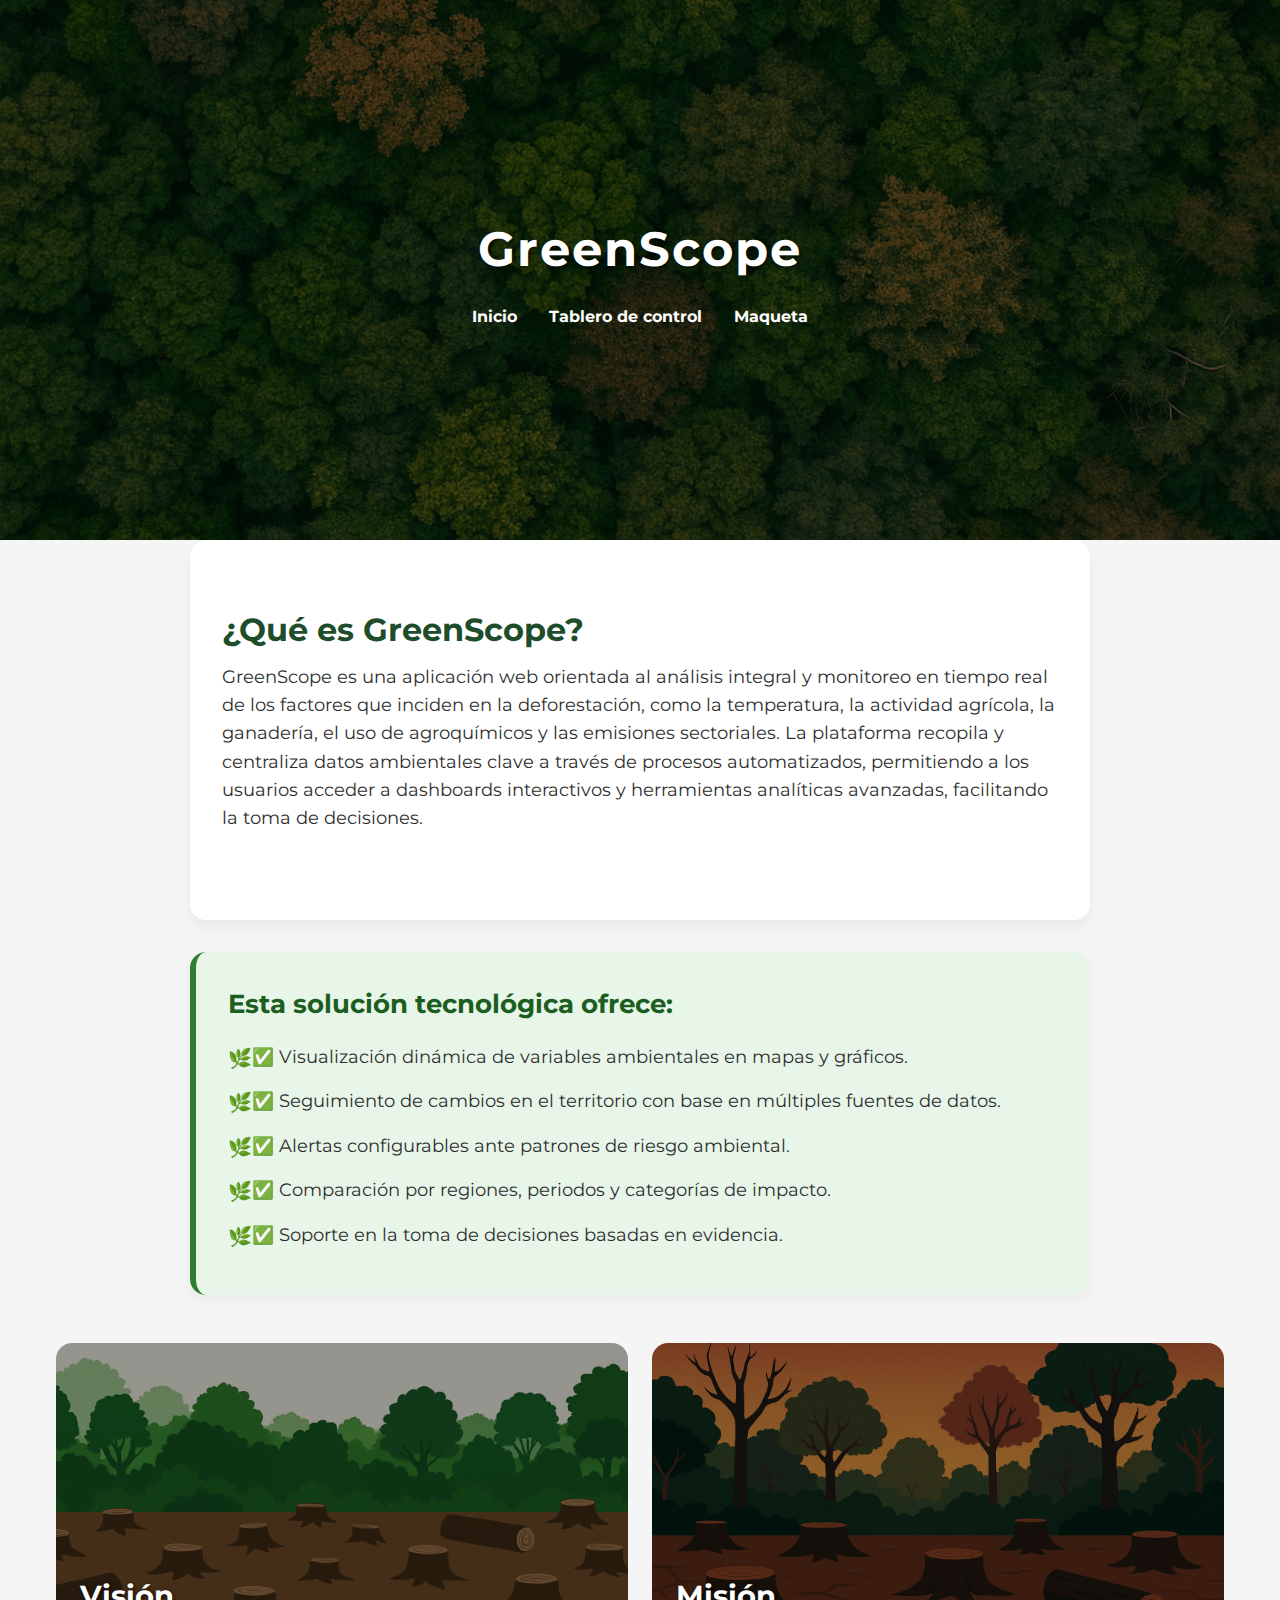
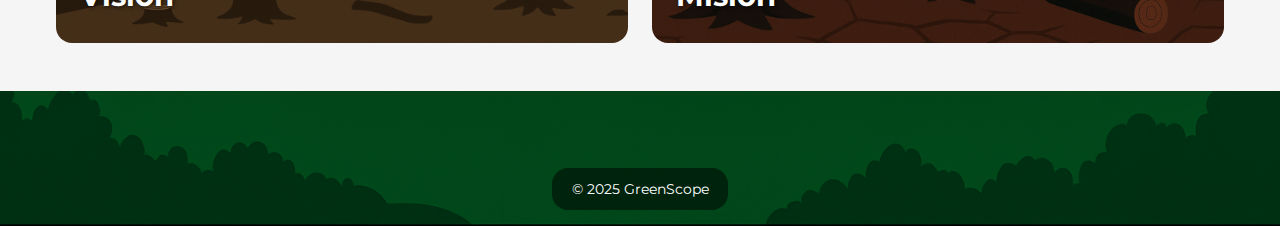
<file: index.html>
<!DOCTYPE html>
<html lang="es">
<head>
  <meta charset="UTF-8" />
  <meta name="viewport" content="width=device-width, initial-scale=1.0"/>
  <title>GreenScope · Inicio</title>
  <link rel="preconnect" href="https://fonts.googleapis.com">
  <link rel="preconnect" href="https://fonts.gstatic.com" crossorigin>
  <link href="https://fonts.googleapis.com/css2?family=Montserrat:wght@400;700&display=swap" rel="stylesheet">
  <link rel="stylesheet" href="assets/css/style.css" />
</head>
<body>
  <!-- header con background -->
  <header class="site-header">
    <div class="overlay">
      <h1>GreenScope</h1>
      <nav>
        <ul class="menu">
          <li><a href="index.html">Inicio</a></li>
          <li><a href="graficos.html">Tablero de control</a></li>
          <li><a href="maqueta.html">Maqueta</a></li> 
        </ul>
      </nav>
    </div>
  </header>

  <!-- contenido de inicio -->
  <main class="content">
    <h2>¿Qué es GreenScope?</h2>
    <p>
      GreenScope es una aplicación web orientada al análisis integral y monitoreo en tiempo real de los factores que inciden en la deforestación, como la temperatura, la actividad agrícola, la ganadería, el uso de agroquímicos y las emisiones sectoriales. La plataforma recopila y centraliza datos ambientales clave a través de procesos automatizados, permitiendo a los usuarios acceder a dashboards interactivos y herramientas analíticas avanzadas, facilitando la toma de decisiones.
    </p>
  </main>
  
  <section class="features">
    <h3>Esta solución tecnológica ofrece:</h3>
    <ul class="features-list">
      <li>✅ Visualización dinámica de variables ambientales en mapas y gráficos.</li>
      <li>✅ Seguimiento de cambios en el territorio con base en múltiples fuentes de datos.</li>
      <li>✅ Alertas configurables ante patrones de riesgo ambiental.</li>
      <li>✅ Comparación por regiones, periodos y categorías de impacto.</li>
      <li>✅ Soporte en la toma de decisiones basadas en evidencia.</li>
    </ul>
  </section>
  
  <!-- sección Visión / Misión -->
  <section class="cards-section">
    <div class="card" id="card-vision">
      <div class="card-title">Visión</div>
      <div class="card-content">
        <p>
          Ser una herramienta de referencia a nivel nacional e internacional en el análisis y monitoreo de la deforestación, promoviendo el uso de tecnologías digitales para prevenir la degradación ambiental y contribuir a la sostenibilidad del planeta mediante el acceso abierto a datos relevantes y visualizaciones claras.
        </p>
      </div>
    </div>
    <div class="card" id="card-mision">
      <div class="card-title">Misión</div>
      <div class="card-content">
        <p>
          Desarrollar una plataforma web innovadora que integre y analice datos multivariables relacionados con la deforestación, como la temperatura, la actividad agrícola y ganadera, para facilitar el monitoreo ambiental y apoyar la toma de decisiones informadas por parte de instituciones, investigadores y organizaciones comprometidas con la conservación de los ecosistemas.
        </p>
      </div>
    </div>
  </section>

  <!-- footer con siluetas -->
  <footer class="site-footer">
    <p>© 2025 GreenScope</p>
  </footer>

  <!-- SCRIPT de interacción de las cards -->
  <script>
    document.addEventListener('DOMContentLoaded', () => {
      document.querySelectorAll('.card').forEach(card => {
        card.addEventListener('click', () => {
          // Cierra las otras
          document.querySelectorAll('.card').forEach(c => {
            if (c !== card) c.classList.remove('active');
          });
          // Alterna la actual
          card.classList.toggle('active');
        });
      });
    });
  </script>
</body>
</html>
</file>
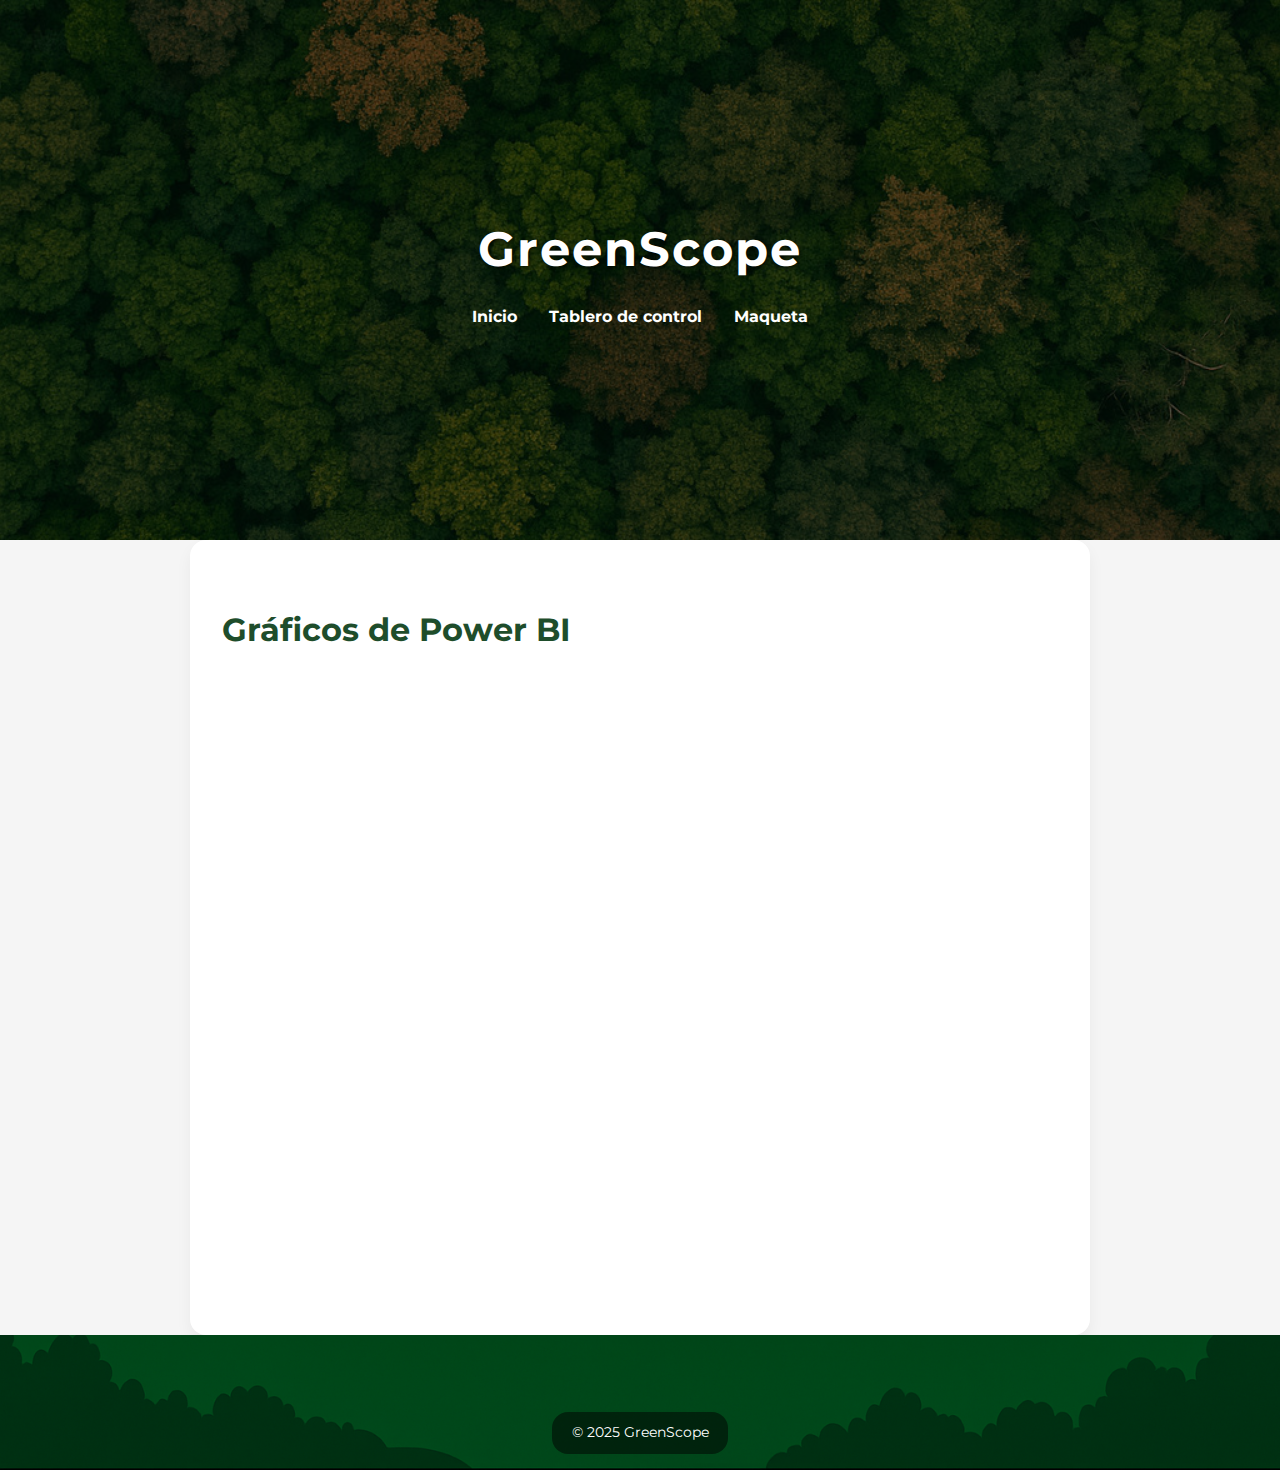
<file: graficos.html>
<!DOCTYPE html>
<html lang="es">
<head>
  <meta charset="UTF-8"/>
  <meta name="viewport" content="width=device-width, initial-scale=1.0"/>
  <title>GreenScope · Gráficos</title>
  <link rel="stylesheet" href="assets/css/style.css" />
</head>
<body>
  <!-- mismo header -->
  <header class="site-header">
    <div class="overlay">
      <h1>GreenScope</h1>
      <nav>
        <ul class="menu">
          <li><a href="index.html">Inicio</a></li>
          <li><a href="graficos.html" class="active">Tablero de control</a></li>
          <li><a href="maqueta.html">Maqueta</a></li>
        </ul>
      </nav>
    </div>
  </header>

  <!-- sección de tus gráficos -->
  <main class="content">
    <h2>Gráficos de Power BI</h2>
    <!-- aquí pones tu iframe o tu div si usas SDK -->
    <iframe
      width="100%"
      height="600"
      src="https://app.powerbi.com/view?r=eyJrIjoiYzY5ODc0MTQtOGIwNy00ZjZjLWI2OTEtMTUxYWM0YTU2MWM1IiwidCI6IjA3ZGE2N2EwLTFmNDMtNGU4Yy05NzdmLTVmODhiNjQ3MGVlNiIsImMiOjR9"
      frameborder="0"
      allowfullscreen
    ></iframe>
  </main>

  <!-- mismo footer -->
  <footer class="site-footer">
    <p>© 2025 GreenScope</p>
  </footer>
</body>
</html>
</file>
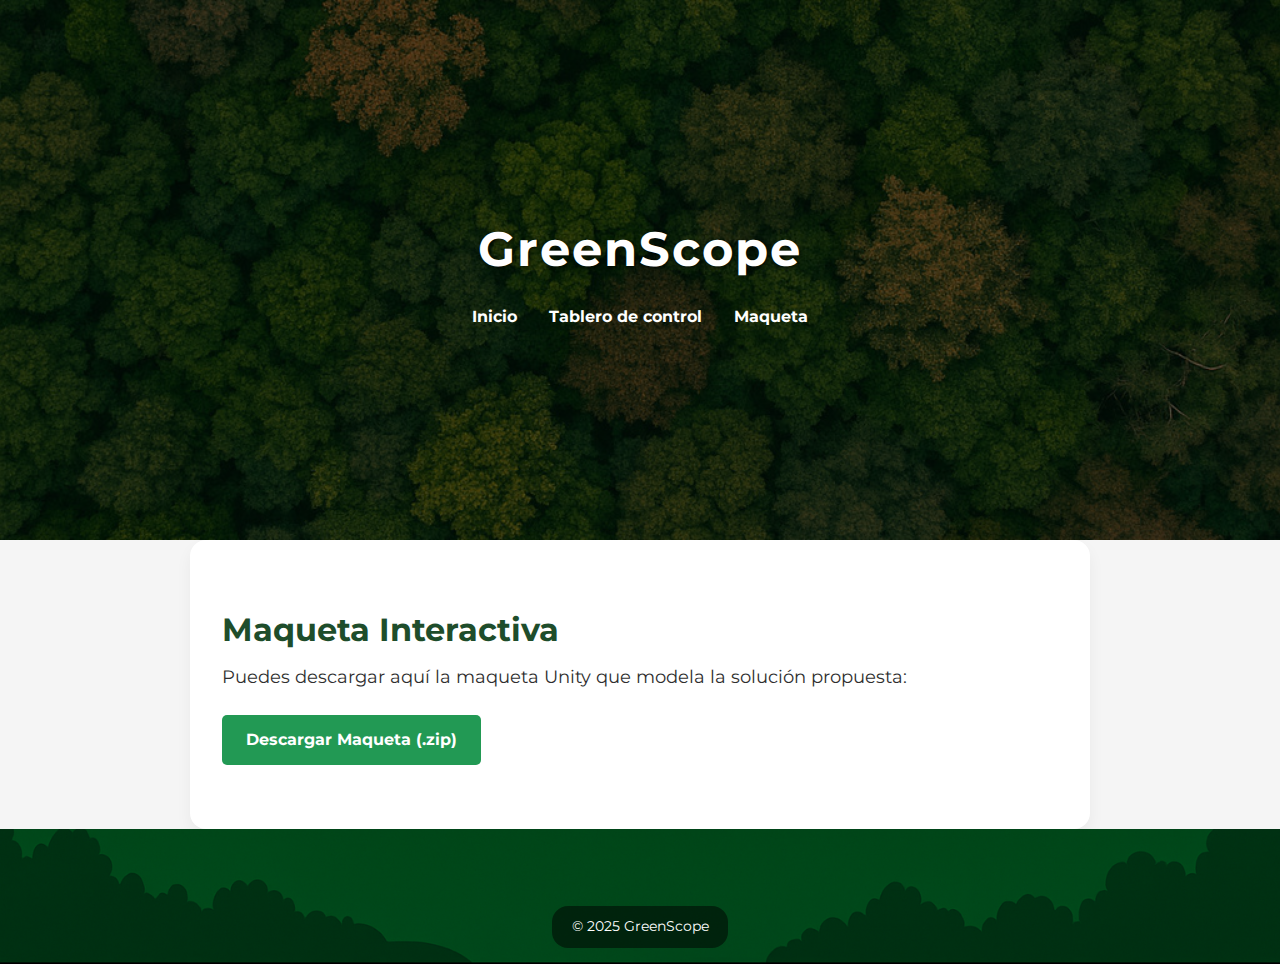
<file: maqueta.html>
<!DOCTYPE html>
<html lang="es">
<head>
  <meta charset="UTF-8"/>
  <meta name="viewport" content="width=device-width, initial-scale=1.0"/>
  <title>GreenScope · Maqueta</title>
  <link rel="stylesheet" href="assets/css/style.css" />
</head>
<body>
  <!-- mismo header -->
  <header class="site-header">
    <div class="overlay">
      <h1>GreenScope</h1>
      <nav>
        <ul class="menu">
          <li><a href="index.html">Inicio</a></li>
          <li><a href="graficos.html">Tablero de control</a></li>
          <li><a href="maqueta.html" class="active">Maqueta</a></li>
        </ul>
      </nav>
    </div>
  </header>

  <!-- sección de descarga de maqueta -->
  <main class="content">
    <h2>Maqueta Interactiva</h2>
    <p>Puedes descargar aquí la maqueta Unity que modela la solución propuesta:</p>
    <a href="descargas/maqueta-unity.zip" class="download-button" download>
      Descargar Maqueta (.zip)
    </a>
  </main>

  <!-- mismo footer -->
  <footer class="site-footer">
    <p>© 2025 GreenScope</p>
  </footer>
</body>
</html>
</file>
<file: assets/css/style.css>
/* GOOGLE FONT */
@import url('https://fonts.googleapis.com/css2?family=Montserrat:wght@400;700&display=swap');

/* RESET */
* {
  margin: 0;
  padding: 0;
  box-sizing: border-box;
}

/* GENERAL */
body {
  font-family: 'Montserrat', sans-serif;
  line-height: 1.6;
  color: #2e2e2e;
  background-color: #f5f5f5;
}

/* HEADER */
.site-header {
  position: relative;
  height: 60vh;
  background: url('../img/header-bg.jpg') center/cover no-repeat;
  display: flex;
  align-items: center;
  justify-content: center;
}
.site-header::before {
  content: "";
  position: absolute;
  inset: 0;
  background: rgba(0, 0, 0, 0.5);
}
.site-header .overlay {
  position: relative;
  text-align: center;
  color: #fff;
  z-index: 1;
}
.site-header h1 {
  font-size: 3rem;
  margin-bottom: 1rem;
  letter-spacing: 2px;
  text-shadow: 1px 1px 4px rgba(0,0,0,0.7);
}

/* MENU */
.menu {
  display: flex;
  justify-content: center;
  gap: 2rem;
  list-style: none;
  margin-top: 1rem;
}
.menu a {
  color: #fff;
  text-decoration: none;
  font-weight: 700;
  transition: color 0.3s ease;
}
.menu a:hover {
  color: #90ee90;
}

/* CONTENT */
.content {
  padding: 4rem 2rem;
  max-width: 900px;
  margin: 0 auto;
  background-color: #fff;
  box-shadow: 0 8px 16px rgba(0,0,0,0.05);
  border-radius: 1rem;
}
.content h2 {
  font-size: 2rem;
  margin-bottom: 1rem;
  color: #1e4d2b;
}
.content p {
  font-size: 1.1rem;
}

/* VISIÓN / MISIÓN CARDS */
.cards-section {
  display: grid;
  grid-template-columns: repeat(auto-fit, minmax(280px, 1fr));
  gap: 1.5rem;
  max-width: 1200px;
  margin: 3rem auto;
  padding: 0 1rem;
}
.card {
  position: relative;
  height: 300px;
  background-size: cover;
  background-position: center;
  border-radius: 1rem;
  overflow: hidden;
  cursor: pointer;
  transition: transform 0.3s ease;
}
#card-vision {
    background: 
    linear-gradient(rgba(0,0,0,0.4), rgba(0,0,0,0.4)),
    url('../img/vision.png') center/cover no-repeat;
}
#card-mision {

    background:
    linear-gradient(rgba(0,0,0,0.4), rgba(0,0,0,0.4)),
    url('../img/mision.png') center/cover no-repeat;
}
.card:hover {
  transform: scale(1.03);
}
.card-title {
  position: absolute;
  bottom: 1.5rem;
  left: 1.5rem;
  color: #fff;
  font-size: 1.8rem;
  font-weight: 700;
  text-shadow: 1px 1px 4px rgba(0,0,0,0.7);
  z-index: 2;
}
/* contenido oculto */
.card-content {
  position: absolute;
  inset: 0;
  padding: 2rem;
  background: rgba(255,255,255,0.95);
  color: #2e2e2e;
  opacity: 0;
  transform: translateY(20px);
  transition: opacity 0.4s ease, transform 0.4s ease;
  overflow-y: auto;
  pointer-events: auto;
  z-index: 10;
}
.card.active .card-content {
  opacity: 1;
  transform: translateY(0);
}

/* FOOTER */
.site-footer {
  background: url('../img/footer-forest.png') bottom center/cover no-repeat,
              linear-gradient(to top, #004d26, #00391c);
  height: 15vh;
  display: flex;
  align-items: flex-end;
  justify-content: center;
  color: #fff;
  padding-bottom: 1rem;
}
.site-footer p {
  background: rgba(0, 0, 0, 0.5);
  padding: 0.6rem 1.2rem;
  border-radius: 1rem;
  font-size: 0.9rem;
}

/* RESPONSIVE */
@media (max-width: 768px) {
  .site-header h1 {
    font-size: 2.2rem;
  }
  .menu {
    flex-direction: column;
    gap: 1rem;
  }
  .content {
    padding: 2rem 1rem;
  }
}

.features {
    margin: 2rem auto;
    padding: 2rem;
    max-width: 900px;
    background-color: #e8f5e9;
    border-left: 6px solid #2e7d32;
    border-radius: 1rem;
    box-shadow: 0 4px 12px rgba(0,0,0,0.05);
  }
  
  .features h3 {
    font-size: 1.6rem;
    margin-bottom: 1rem;
    color: #1b5e20;
  }
  
  .features-list {
    list-style: none;
    padding-left: 0;
    line-height: 1.8;
    font-size: 1.1rem;
  }
  
  .features-list li {
    margin-bottom: 0.8rem;
    padding-left: 1.5rem;
    position: relative;
  }
  
  .features-list li::before {
    content: "🌿";
    position: absolute;
    left: 0;
    font-size: 1.2rem;
  }
  .unity-download {
  margin-top: 3rem;
  padding: 2rem;
  background: #f9f9f9;
  border: 1px solid #ddd;
  border-radius: 8px;
  box-shadow: 0 2px 6px rgba(0,0,0,0.05);
  text-align: center;
}
.unity-download h2 {
  margin-bottom: 1rem;
}
.unity-download p {
  margin-bottom: 1.5rem;
}
.download-button {
  display: inline-block;
  padding: 0.75rem 1.5rem;
  background-color: #0077cc;
  color: #fff;
  text-decoration: none;
  border-radius: 5px;
  font-weight: bold;
  transition: background-color 0.3s ease;
}
.download-button:hover {
  background-color: #005fa3;
}
/* === SECCIÓN DE MAQUETA === */
.download-button {
  display: inline-block;
  padding: 0.75rem 1.5rem;
  background-color: #229954; /* verde acorde al tema */
  color: #fff;
  text-decoration: none;
  border-radius: 5px;
  font-weight: bold;
  transition: background-color 0.3s ease;
}
.download-button:hover {
  background-color: #1e8449;
}

/* Ajusta un poco el texto y separación de esta sección */
.content h2 {
  margin-bottom: 0.5rem;
}
.content p {
  margin-bottom: 1.5rem;
}
</file>
